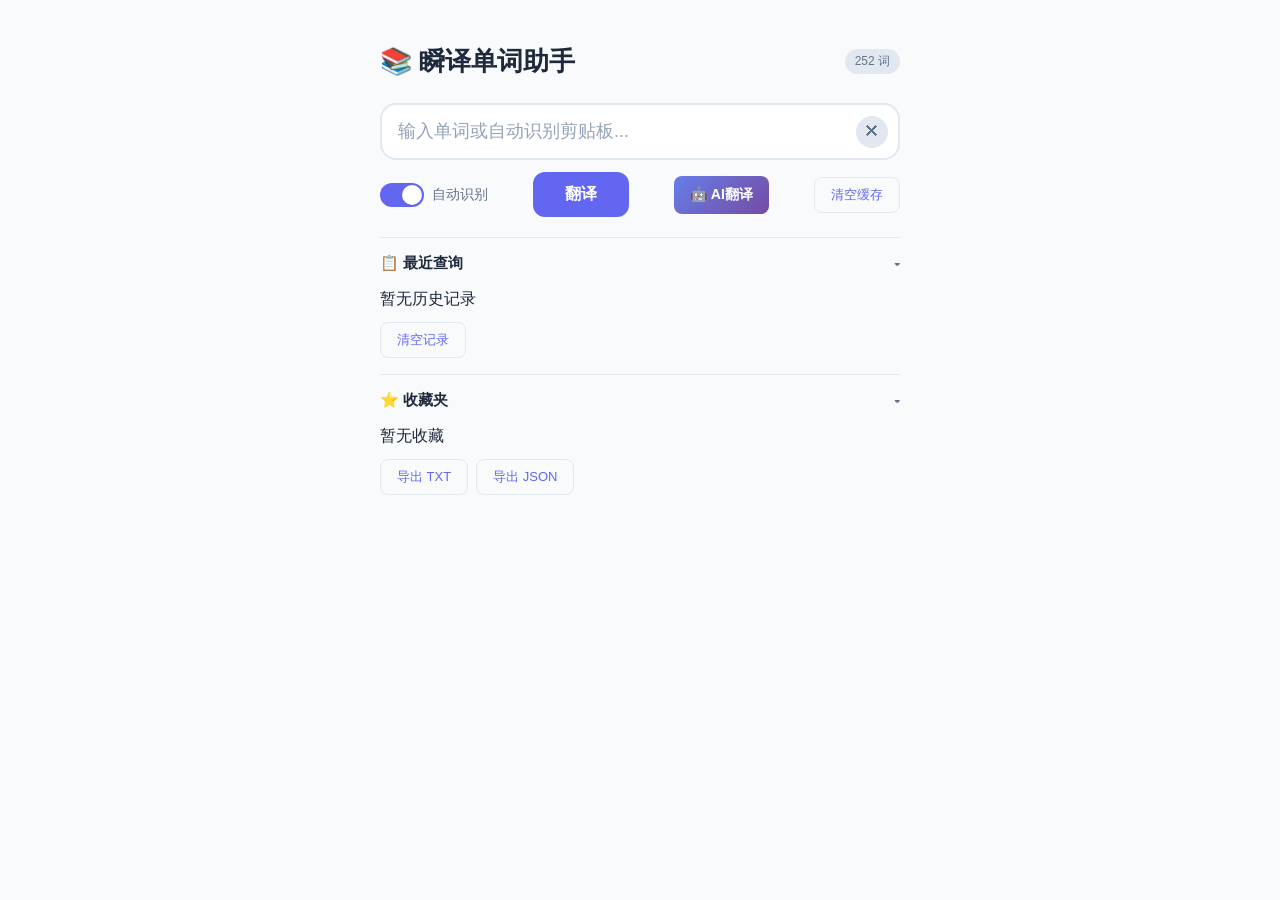
<file: word-translator/index.html>
<!DOCTYPE html>
<html lang="zh-CN">
<head>
    <meta charset="UTF-8">
    <meta name="viewport" content="width=device-width, initial-scale=1.0, user-scalable=no">
    <meta name="apple-mobile-web-app-capable" content="yes">
    <meta name="apple-mobile-web-app-status-bar-style" content="default">
    <title>瞬译单词助手</title>
    <link rel="stylesheet" href="css/style.css">
</head>
<body>
    <div class="app">
        <header class="app-header">
            <h1>📚 瞬译单词助手</h1>
            <span class="dict-count" id="dict-count"></span>
        </header>
        <section class="search-area">
            <div class="input-wrapper">
                <input type="text" id="word-input" placeholder="输入单词或自动识别剪贴板..." autocomplete="off" autocapitalize="off">
                <button id="clear-btn" class="clear-btn" aria-label="清除">✕</button>
            </div>
            <div class="search-actions">
                <label class="clipboard-toggle">
                    <input type="checkbox" id="clipboard-check" checked>
                    <span class="toggle-track"></span>
                    <span class="toggle-label">自动识别</span>
                </label>
                <button id="search-btn" class="btn-primary">翻译</button>
                <button id="ai-translate-btn" class="btn-ai" title="使用AI大模型翻译">🤖 AI翻译</button>
                <button id="clear-cache-btn" class="btn-text" title="清除所有翻译缓存">清空缓存</button>
            </div>
        </section>
        <section id="card-section" class="card-section hidden">
            <div class="word-card" id="word-card">
                <div class="card-header">
                    <div class="word-main">
                        <h2 id="card-word"></h2>
                        <span id="card-level" class="level-tag"></span>
                    </div>
                    <button id="fav-btn" class="fav-btn" title="收藏">☆</button>
                </div>
                <div class="card-phonetic" id="card-phonetic"></div>
                <div class="card-translation">
                    <span id="card-pos" class="pos-tag"></span>
                    <span id="card-meaning"></span>
                </div>
                <div id="card-roots" class="card-roots hidden">
                    <div id="roots-content"></div>
                </div>
                <div id="card-example" class="card-example hidden">
                    <div class="section-title">📖 例句</div>
                    <div id="example-content"></div>
                </div>
                <div class="card-footer">
                    <span id="source-tag" class="source-tag"></span>
                </div>
            </div>
        </section>
        <section class="history-section">
            <button class="collapse-btn" id="history-toggle">
                <span>📋 最近查询</span>
                <span class="collapse-arrow">▾</span>
            </button>
            <div id="history-panel" class="collapse-panel">
                <div id="history-list" class="tag-list"></div>
                <button id="clear-history" class="btn-text">清空记录</button>
            </div>
        </section>
        <section class="fav-section">
            <button class="collapse-btn" id="fav-toggle">
                <span>⭐ 收藏夹</span>
                <span class="collapse-arrow">▾</span>
            </button>
            <div id="fav-panel" class="collapse-panel">
                <div id="fav-list" class="tag-list"></div>
                <div class="fav-actions">
                    <button id="export-txt" class="btn-text">导出 TXT</button>
                    <button id="export-json" class="btn-text">导出 JSON</button>
                </div>
            </div>
        </section>
    </div>
    <div id="toast" class="toast hidden"></div>
    <script src="js/dict.js?v=7"></script>
    <script src="js/api.js?v=7"></script>
    <script src="js/cache.js?v=7"></script>
    <script src="js/llm.js?v=7"></script>
    <script src="js/app.js?v=7"></script>
</body>
</html>
</file>
<file: word-translator/css/style.css>
* {
    margin: 0;
    padding: 0;
    box-sizing: border-box;
}

:root {
    --primary: #6366f1;
    --primary-light: #818cf8;
    --primary-dark: #4f46e5;
    --bg: #f8fafc;
    --card-bg: #ffffff;
    --text: #1e293b;
    --text-secondary: #64748b;
    --border: #e2e8f0;
    --success: #10b981;
    --warning: #f59e0b;
    --danger: #ef4444;
    --radius: 16px;
    --shadow: 0 1px 3px rgba(0,0,0,0.06), 0 1px 2px rgba(0,0,0,0.04);
    --shadow-lg: 0 10px 25px rgba(0,0,0,0.08);
}

body {
    font-family: -apple-system, BlinkMacSystemFont, 'Segoe UI', 'PingFang SC', 'Hiragino Sans GB', 'Microsoft YaHei', sans-serif;
    background: var(--bg);
    color: var(--text);
    min-height: 100vh;
    -webkit-font-smoothing: antialiased;
}

.app {
    max-width: 520px;
    margin: 0 auto;
    padding: 20px 16px 40px;
    min-height: 100vh;
}

.app-header {
    display: flex;
    justify-content: space-between;
    align-items: center;
    padding: 20px 0 24px;
}

.app-header h1 {
    font-size: 22px;
    font-weight: 700;
    color: var(--text);
}

.dict-count {
    font-size: 12px;
    color: var(--text-secondary);
    background: var(--border);
    padding: 4px 10px;
    border-radius: 20px;
}

.search-area {
    margin-bottom: 20px;
}

.input-wrapper {
    position: relative;
    margin-bottom: 12px;
}

#word-input {
    width: 100%;
    padding: 16px 48px 16px 16px;
    font-size: 18px;
    border: 2px solid var(--border);
    border-radius: var(--radius);
    background: var(--card-bg);
    outline: none;
    transition: border-color 0.2s, box-shadow 0.2s;
    color: var(--text);
}

#word-input:focus {
    border-color: var(--primary);
    box-shadow: 0 0 0 3px rgba(99, 102, 241, 0.1);
}

#word-input::placeholder {
    color: #94a3b8;
}

.clear-btn {
    position: absolute;
    right: 12px;
    top: 50%;
    transform: translateY(-50%);
    width: 32px;
    height: 32px;
    border-radius: 50%;
    border: none;
    background: var(--border);
    color: var(--text-secondary);
    font-size: 16px;
    cursor: pointer;
    display: flex;
    align-items: center;
    justify-content: center;
    transition: background 0.2s;
}

.clear-btn:hover {
    background: #cbd5e1;
}

.search-actions {
    display: flex;
    justify-content: space-between;
    align-items: center;
}

.clipboard-toggle {
    display: flex;
    align-items: center;
    gap: 8px;
    cursor: pointer;
    user-select: none;
}

.clipboard-toggle input {
    display: none;
}

.toggle-track {
    width: 44px;
    height: 24px;
    border-radius: 24px;
    background: #cbd5e1;
    position: relative;
    transition: background 0.3s;
}

.toggle-track::after {
    content: '';
    position: absolute;
    left: 2px;
    top: 2px;
    width: 20px;
    height: 20px;
    border-radius: 50%;
    background: white;
    transition: transform 0.3s;
    box-shadow: var(--shadow);
}

.clipboard-toggle input:checked + .toggle-track {
    background: var(--primary);
}

.clipboard-toggle input:checked + .toggle-track::after {
    transform: translateX(20px);
}

.toggle-label {
    font-size: 14px;
    color: var(--text-secondary);
}

.btn-primary {
    padding: 12px 32px;
    font-size: 16px;
    font-weight: 600;
    color: white;
    background: var(--primary);
    border: none;
    border-radius: 12px;
    cursor: pointer;
    transition: background 0.2s, transform 0.1s;
}

.btn-primary:active {
    background: var(--primary-dark);
    transform: scale(0.97);
}
.btn-ai {
    padding: 10px 16px;
    border: none;
    border-radius: 8px;
    background: linear-gradient(135deg, #667eea 0%, #764ba2 100%);
    color: #fff;
    font-size: 14px;
    font-weight: 600;
    cursor: pointer;
    transition: all 0.2s;
    white-space: nowrap;
}

.btn-ai:hover {
    transform: translateY(-1px);
    box-shadow: 0 4px 12px rgba(102, 126, 234, 0.4);
}

.btn-ai:active {
    transform: translateY(0);
}

.btn-ai:disabled {
    opacity: 0.6;
    cursor: not-allowed;
}
.card-section {
    margin-bottom: 20px;
}

.card-section.hidden {
    display: none;
}

.word-card {
    background: var(--card-bg);
    border-radius: var(--radius);
    padding: 24px;
    box-shadow: var(--shadow-lg);
    position: relative;
    overflow: hidden;
}

.word-card::before {
    content: '';
    position: absolute;
    top: 0;
    left: 0;
    right: 0;
    height: 4px;
    background: linear-gradient(90deg, var(--primary), var(--primary-light));
}

.card-header {
    display: flex;
    justify-content: space-between;
    align-items: flex-start;
    margin-bottom: 8px;
}

.word-main {
    display: flex;
    align-items: center;
    gap: 10px;
    flex-wrap: wrap;
}

.card-header h2 {
    font-size: 28px;
    font-weight: 700;
    color: var(--text);
}

.level-tag {
    font-size: 11px;
    padding: 3px 8px;
    border-radius: 10px;
    background: #e0e7ff;
    color: var(--primary);
    font-weight: 600;
}

.level-tag:empty {
    display: none;
}

.fav-btn {
    font-size: 28px;
    border: none;
    background: none;
    cursor: pointer;
    color: #cbd5e1;
    transition: color 0.2s, transform 0.2s;
    padding: 4px;
    line-height: 1;
}

.fav-btn.on {
    color: #f59e0b;
    transform: scale(1.15);
}

.card-phonetic {
    font-size: 16px;
    color: var(--text-secondary);
    margin-bottom: 16px;
    font-family: 'Courier New', monospace;
}

.card-phonetic:empty {
    display: none;
}

.card-translation {
    display: flex;
    align-items: flex-start;
    gap: 8px;
    margin-bottom: 20px;
}

.pos-tag {
    display: inline-block;
    padding: 3px 8px;
    font-size: 13px;
    font-weight: 600;
    background: #f0fdf4;
    color: var(--success);
    border-radius: 6px;
    flex-shrink: 0;
}

.pos-tag:empty {
    display: none;
}

#card-meaning {
    font-size: 20px;
    font-weight: 500;
    color: var(--text);
    line-height: 1.5;
}

.card-roots {
    background: #fefce8;
    border-radius: 12px;
    padding: 16px;
    margin-bottom: 16px;
}

.card-roots.hidden {
    display: none;
}

.section-title {
    font-size: 14px;
    font-weight: 600;
    color: var(--text);
    margin-bottom: 8px;
}

.roots-flow {
    display: flex;
    flex-wrap: wrap;
    align-items: center;
    gap: 6px;
    margin-bottom: 8px;
}

.root-item {
    display: inline-flex;
    flex-direction: column;
    align-items: center;
    padding: 6px 12px;
    background: white;
    border-radius: 8px;
    border: 1px solid #fde68a;
}

.root-part {
    font-size: 15px;
    font-weight: 700;
    color: var(--primary);
}

.root-meaning {
    font-size: 11px;
    color: var(--text-secondary);
}

.root-plus {
    color: #f59e0b;
    font-weight: 700;
    font-size: 14px;
}

.root-arrow {
    color: var(--primary);
    font-weight: 700;
    font-size: 14px;
}

.roots-memory {
    font-size: 14px;
    color: #92400e;
    line-height: 1.6;
    font-style: italic;
}

.card-example {
    margin-bottom: 16px;
}

.card-example.hidden {
    display: none;
}

.example-en {
    font-size: 15px;
    color: var(--text);
    margin-bottom: 4px;
    padding-left: 12px;
    border-left: 3px solid var(--primary);
}

.example-cn {
    font-size: 14px;
    color: var(--text-secondary);
    padding-left: 12px;
    border-left: 3px solid transparent;
}

.card-footer {
    display: flex;
    justify-content: flex-end;
    padding-top: 12px;
    border-top: 1px solid var(--border);
}

.source-tag {
    font-size: 12px;
    padding: 3px 10px;
    border-radius: 10px;
    color: white;
}

.source-tag.local {
    background: var(--success);
}

.source-tag.cache {
    background: #6366f1;
}

.source-tag.llm {
    background: #f59e0b;
}

.source-tag:empty {
    display: none;
}

.collapse-btn {
    width: 100%;
    display: flex;
    justify-content: space-between;
    align-items: center;
    padding: 16px 0;
    background: none;
    border: none;
    border-top: 1px solid var(--border);
    font-size: 15px;
    font-weight: 600;
    color: var(--text);
    cursor: pointer;
}

.collapse-arrow {
    transition: transform 0.3s;
    font-size: 12px;
    color: var(--text-secondary);
}

.collapse-btn.collapsed .collapse-arrow {
    transform: rotate(-90deg);
}

.collapse-panel {
    padding-bottom: 16px;
}

.collapse-panel.hidden {
    display: none;
}

.tag-list {
    display: flex;
    flex-wrap: wrap;
    gap: 8px;
    margin-bottom: 12px;
}

.tag-item {
    padding: 8px 16px;
    background: var(--card-bg);
    border: 1px solid var(--border);
    border-radius: 20px;
    font-size: 14px;
    color: var(--text);
    cursor: pointer;
    transition: all 0.2s;
}

.tag-item:active {
    background: #e0e7ff;
    border-color: var(--primary);
}

.tag-item-empty {
    font-size: 14px;
    color: var(--text-secondary);
    padding: 8px 0;
}

.fav-actions {
    display: flex;
    gap: 8px;
}

.btn-text {
    padding: 8px 16px;
    font-size: 13px;
    color: var(--primary);
    background: none;
    border: 1px solid var(--border);
    border-radius: 8px;
    cursor: pointer;
    transition: background 0.2s;
}

.btn-text:active {
    background: #f1f5f9;
}

.toast {
    position: fixed;
    bottom: 80px;
    left: 50%;
    transform: translateX(-50%);
    background: #1e293b;
    color: white;
    padding: 12px 24px;
    border-radius: 12px;
    font-size: 14px;
    z-index: 1000;
    transition: opacity 0.3s, transform 0.3s;
    box-shadow: 0 10px 25px rgba(0,0,0,0.2);
}

.toast.hidden {
    opacity: 0;
    transform: translateX(-50%) translateY(10px);
    pointer-events: none;
}

@media (min-width: 520px) {
    .app {
        padding: 24px 0 40px;
    }

    .app-header h1 {
        font-size: 26px;
    }

    .card-header h2 {
        font-size: 32px;
    }
}
.btn-ai {
    padding: 10px 16px;
    border: none;
    border-radius: 8px;
    background: linear-gradient(135deg, #667eea 0%, #764ba2 100%);
    color: #fff;
    font-size: 14px;
    font-weight: 600;
    cursor: pointer;
    transition: all 0.2s;
    white-space: nowrap;
}
.btn-ai:hover {
    transform: translateY(-1px);
    box-shadow: 0 4px 12px rgba(102, 126, 234, 0.4);
}
.btn-ai:active { transform: translateY(0); }
</file>
